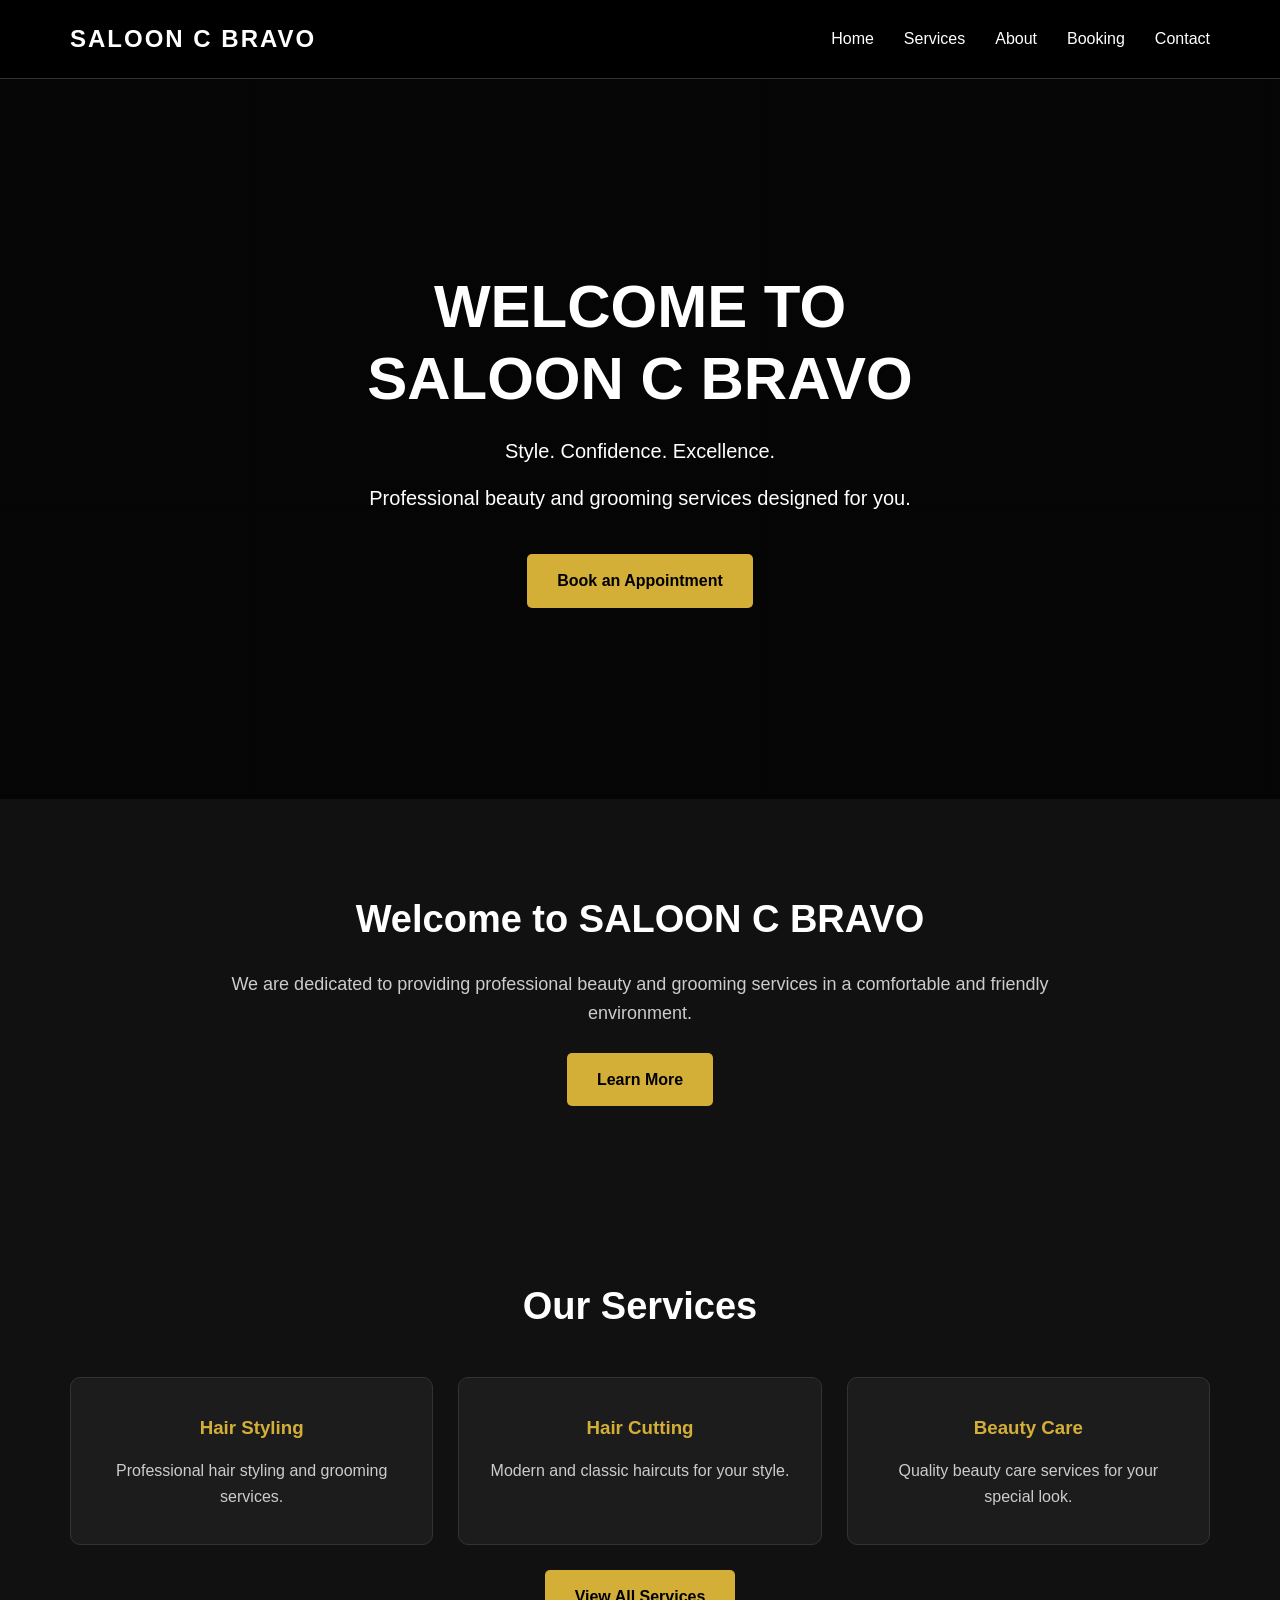
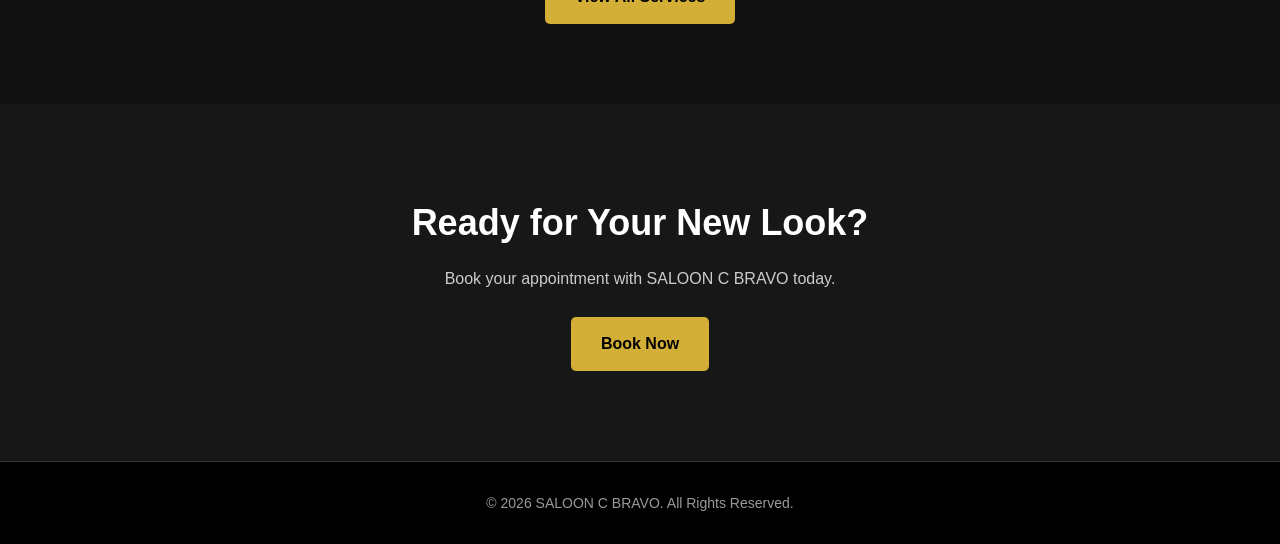
<file: index.html>
<!DOCTYPE html>
<html lang="en">

<head>

    <meta charset="UTF-8">

    <meta
        name="viewport"
        content="width=device-width, initial-scale=1.0"
    >

    <title>SALOON C BRAVO</title>

    <link rel="stylesheet" href="style.css">

</head>


<body>


    <!-- ==============================
         HEADER
    =============================== -->

    <header>

        <nav class="navbar">

            <div class="logo">
                SALOON C BRAVO
            </div>


            <!-- Mobile Menu Button -->

            <button
                class="menu-toggle"
                id="menuToggle"
                type="button"
            >
                ☰
            </button>


            <!-- Navigation -->

            <ul
                class="nav-links"
                id="navLinks"
            >

                <li>
                    <a href="index.html">
                        Home
                    </a>
                </li>

                <li>
                    <a href="services.html">
                        Services
                    </a>
                </li>

                <li>
                    <a href="about.html">
                        About
                    </a>
                </li>

                <li>
                    <a href="booking.html">
                        Booking
                    </a>
                </li>

                <li>
                    <a href="contact.html">
                        Contact
                    </a>
                </li>

            </ul>

        </nav>

    </header>



    <!-- ==============================
         MAIN
    =============================== -->

    <main>


        <!-- HERO -->

        <section class="hero">

            <div class="hero-content">

                <h1>
                    WELCOME TO
                    <br>
                    SALOON C BRAVO
                </h1>


                <p>
                    Style. Confidence. Excellence.
                </p>


                <p>
                    Professional beauty and grooming
                    services designed for you.
                </p>


                <a
                    href="booking.html"
                    class="btn"
                >
                    Book an Appointment
                </a>

            </div>

        </section>



        <!-- INTRO -->

        <section class="intro">

            <h2>
                Welcome to SALOON C BRAVO
            </h2>


            <p>
                We are dedicated to providing
                professional beauty and grooming
                services in a comfortable and
                friendly environment.
            </p>


            <a
                href="about.html"
                class="btn"
            >
                Learn More
            </a>

        </section>



        <!-- SERVICES -->

        <section class="services-preview">

            <h2>
                Our Services
            </h2>


            <div class="service-cards">


                <div class="service-card">

                    <h3>
                        Hair Styling
                    </h3>

                    <p>
                        Professional hair styling
                        and grooming services.
                    </p>

                </div>



                <div class="service-card">

                    <h3>
                        Hair Cutting
                    </h3>

                    <p>
                        Modern and classic haircuts
                        for your style.
                    </p>

                </div>



                <div class="service-card">

                    <h3>
                        Beauty Care
                    </h3>

                    <p>
                        Quality beauty care services
                        for your special look.
                    </p>

                </div>


            </div>


            <a
                href="services.html"
                class="btn"
            >
                View All Services
            </a>

        </section>



        <!-- BOOKING -->

        <section class="booking-preview">

            <h2>
                Ready for Your New Look?
            </h2>


            <p>
                Book your appointment with
                SALOON C BRAVO today.
            </p>


            <a
                href="booking.html"
                class="btn"
            >
                Book Now
            </a>

        </section>


    </main>



    <!-- ==============================
         FOOTER
    =============================== -->

    <footer>

        <p>
            © 2026 SALOON C BRAVO.
            All Rights Reserved.
        </p>

    </footer>



    <script src="script.js"></script>

</body>

</html>
</file>
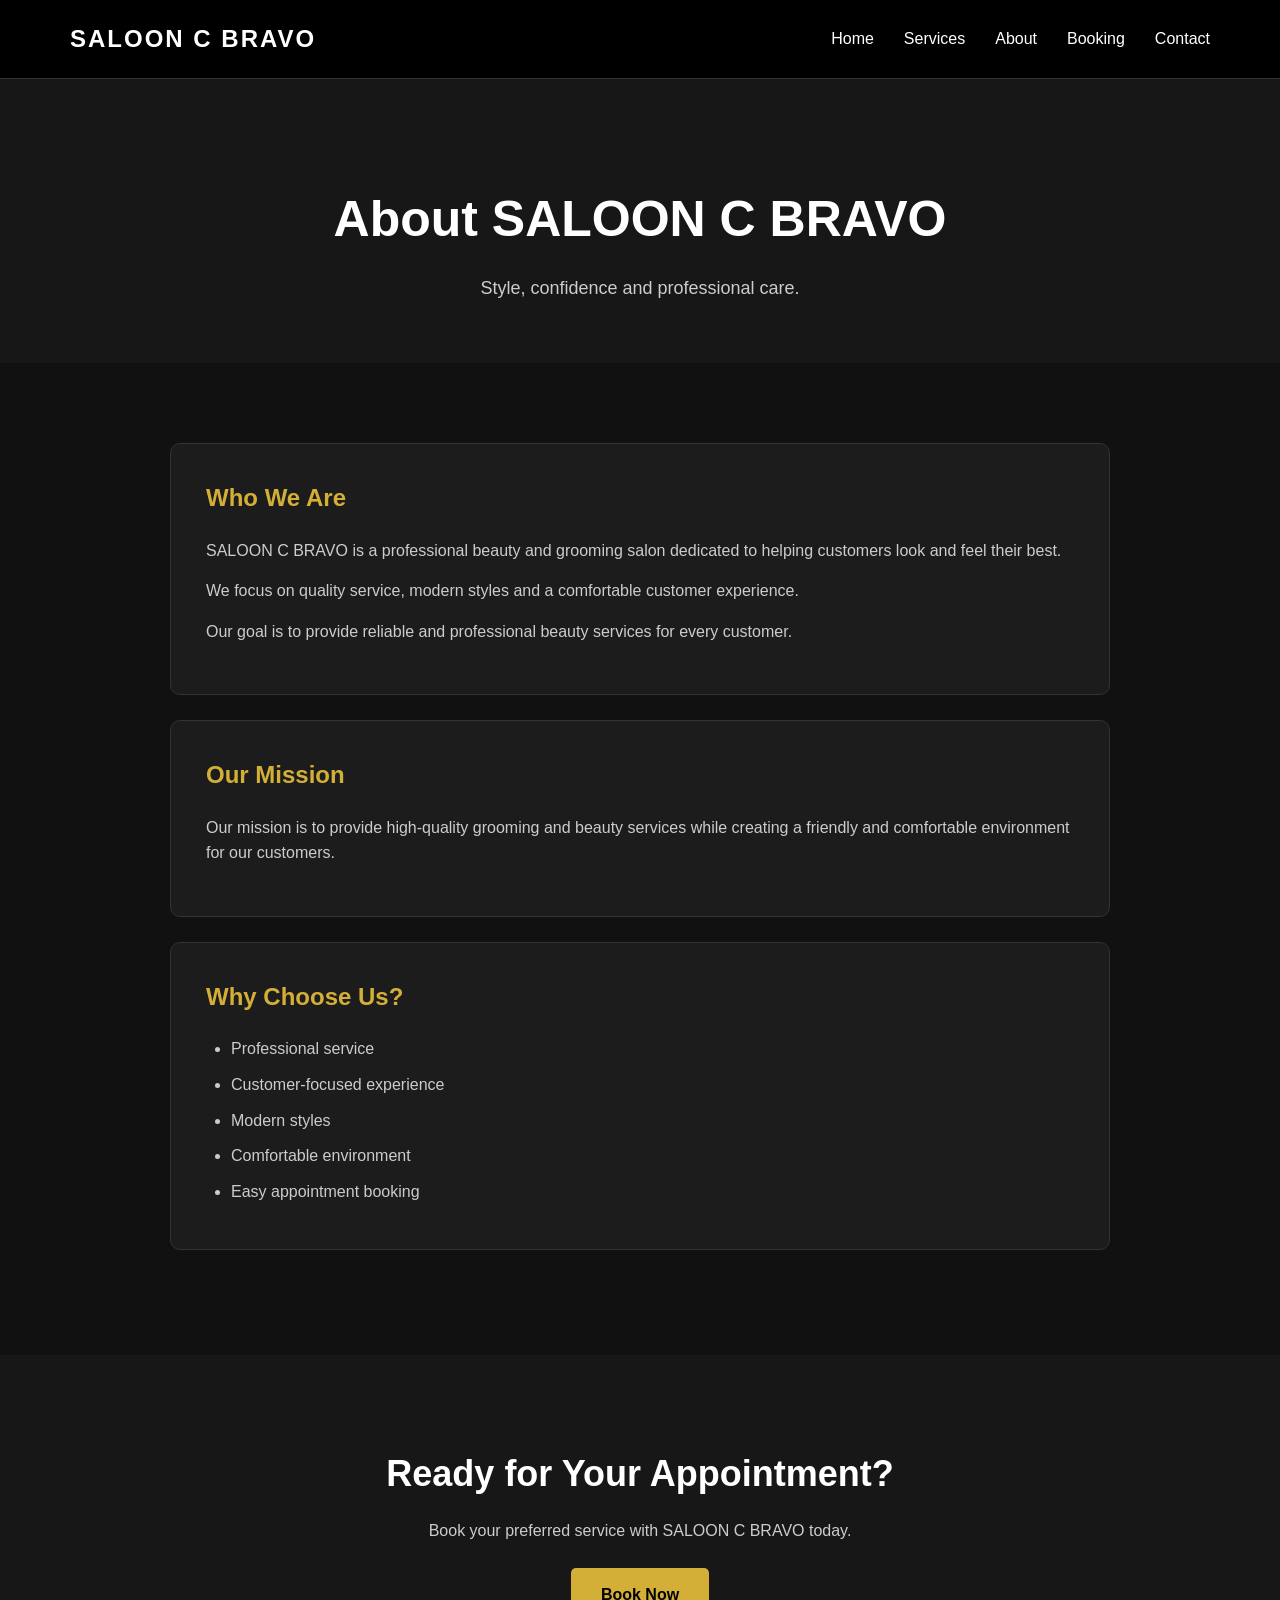
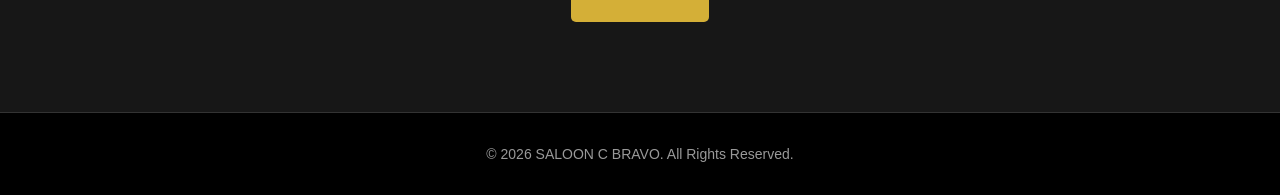
<file: about.html>
<!DOCTYPE html>
<html lang="en">

<head>

    <meta charset="UTF-8">

    <meta
        name="viewport"
        content="width=device-width, initial-scale=1.0"
    >

    <title>About | SALOON C BRAVO</title>

    <link rel="stylesheet" href="style.css">

</head>


<body>


    <!-- HEADER -->

    <header>

        <nav class="navbar">

            <div class="logo">
                SALOON C BRAVO
            </div>


            <button
                class="menu-toggle"
                id="menuToggle"
                type="button"
            >
                ☰
            </button>


            <ul
                class="nav-links"
                id="navLinks"
            >

                <li>
                    <a href="index.html">
                        Home
                    </a>
                </li>

                <li>
                    <a href="services.html">
                        Services
                    </a>
                </li>

                <li>
                    <a href="about.html">
                        About
                    </a>
                </li>

                <li>
                    <a href="booking.html">
                        Booking
                    </a>
                </li>

                <li>
                    <a href="contact.html">
                        Contact
                    </a>
                </li>

            </ul>

        </nav>

    </header>



    <!-- MAIN -->

    <main>


        <section class="page-header">

            <h1>
                About SALOON C BRAVO
            </h1>

            <p>
                Style, confidence and professional care.
            </p>

        </section>



        <section class="about-page">


            <div class="about-content">

                <h2>
                    Who We Are
                </h2>

                <p>
                    SALOON C BRAVO is a professional
                    beauty and grooming salon dedicated
                    to helping customers look and feel
                    their best.
                </p>

                <p>
                    We focus on quality service,
                    modern styles and a comfortable
                    customer experience.
                </p>

                <p>
                    Our goal is to provide reliable
                    and professional beauty services
                    for every customer.
                </p>

            </div>



            <div class="about-content">

                <h2>
                    Our Mission
                </h2>

                <p>
                    Our mission is to provide
                    high-quality grooming and beauty
                    services while creating a friendly
                    and comfortable environment for
                    our customers.
                </p>

            </div>



            <div class="about-content">

                <h2>
                    Why Choose Us?
                </h2>

                <ul class="about-list">

                    <li>
                        Professional service
                    </li>

                    <li>
                        Customer-focused experience
                    </li>

                    <li>
                        Modern styles
                    </li>

                    <li>
                        Comfortable environment
                    </li>

                    <li>
                        Easy appointment booking
                    </li>

                </ul>

            </div>


        </section>



        <section class="booking-preview">

            <h2>
                Ready for Your Appointment?
            </h2>

            <p>
                Book your preferred service with
                SALOON C BRAVO today.
            </p>

            <a
                href="booking.html"
                class="btn"
            >
                Book Now
            </a>

        </section>


    </main>



    <!-- FOOTER -->

    <footer>

        <p>
            © 2026 SALOON C BRAVO.
            All Rights Reserved.
        </p>

    </footer>



    <script src="script.js"></script>

</body>

</html>
</file>
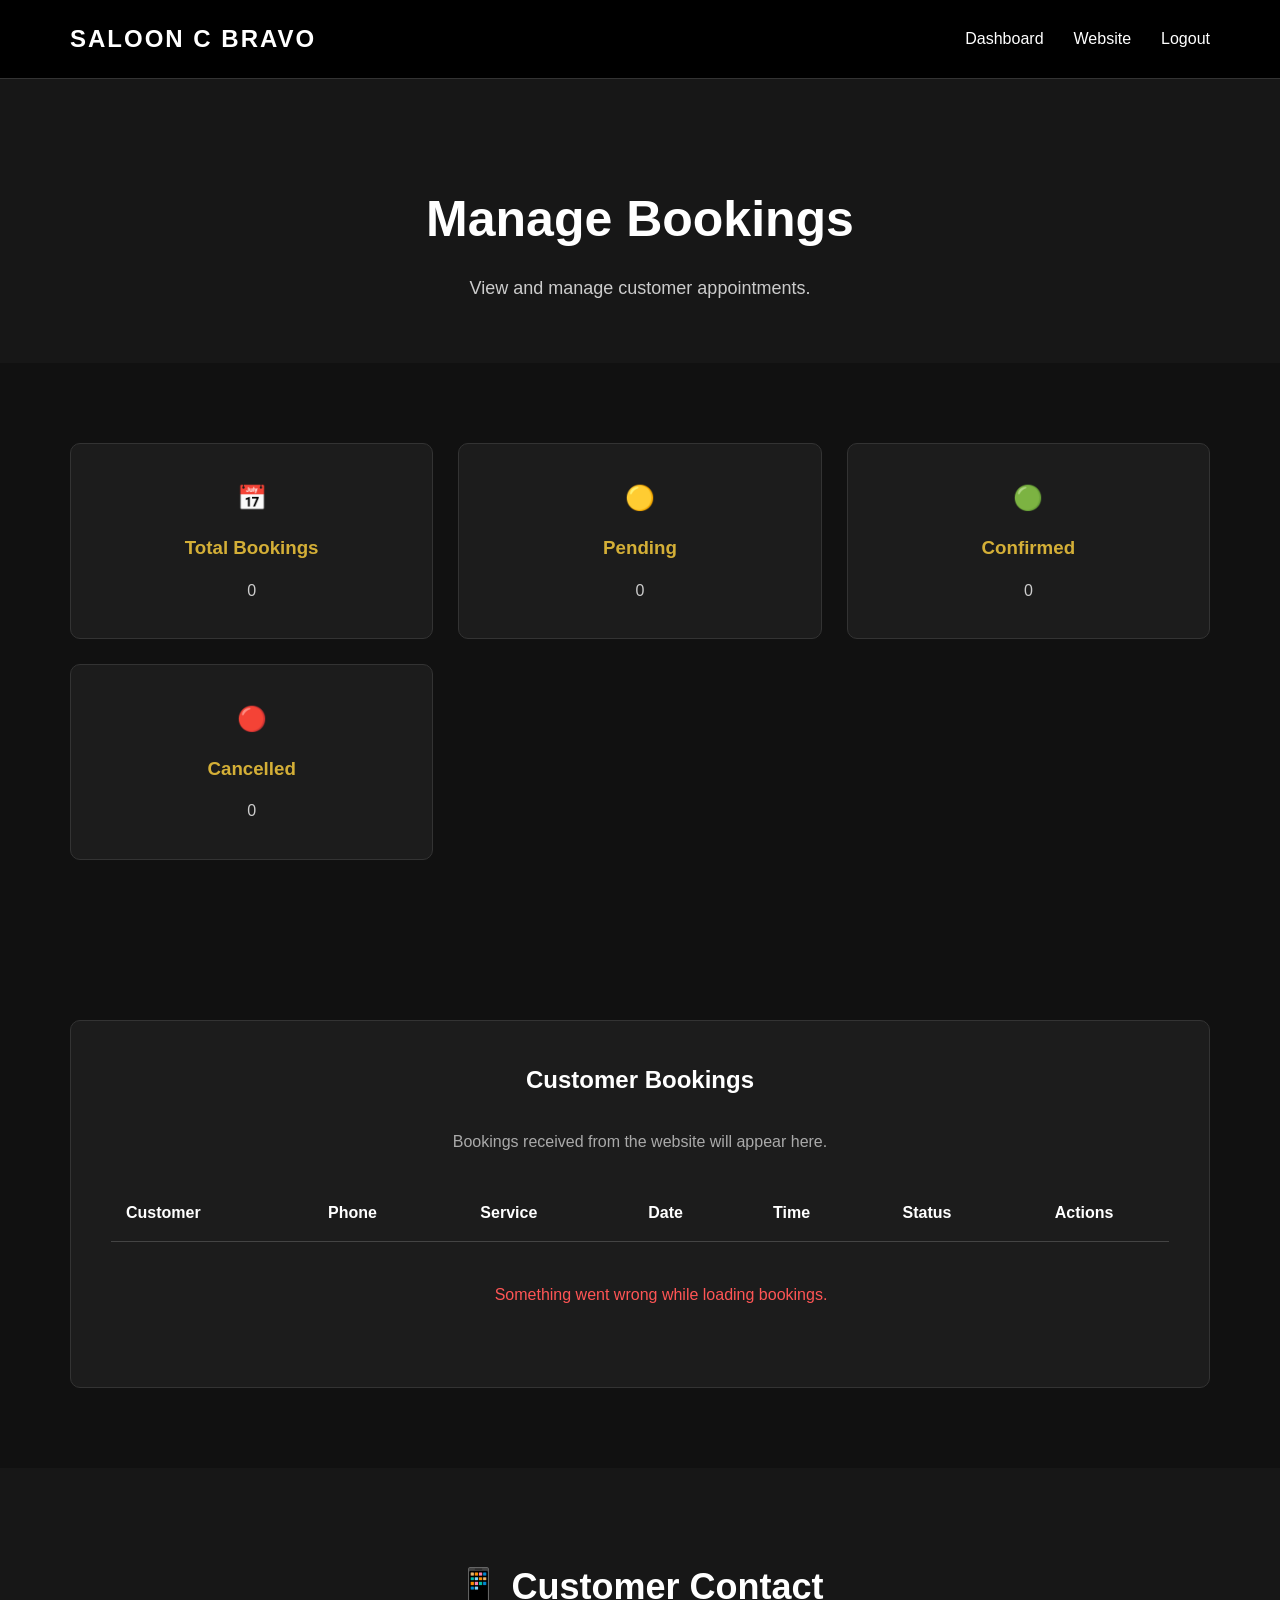
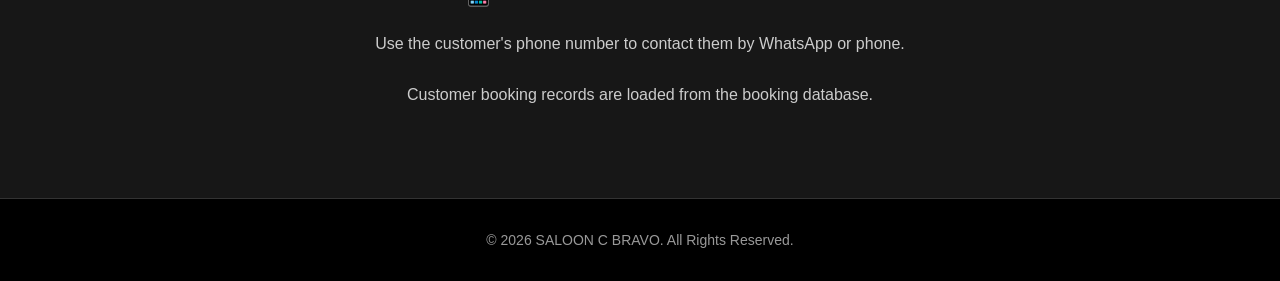
<file: admin-bookings.html>
<!DOCTYPE html>
<html lang="en">

<head>

    <meta charset="UTF-8">

    <meta
        name="viewport"
        content="width=device-width, initial-scale=1.0"
    >

    <title>
        Manage Bookings | SALOON C BRAVO
    </title>

    <link
        rel="stylesheet"
        href="style.css"
    >

</head>


<body>


    <!-- ========================================
         HEADER
    ========================================= -->

    <header>

        <nav class="navbar">

            <div class="logo">
                SALOON C BRAVO
            </div>


            <button
                class="menu-toggle"
                id="menuToggle"
                type="button"
            >
                ☰
            </button>


            <ul
                class="nav-links"
                id="navLinks"
            >

                <li>
                    <a href="admin-dashboard.html">
                        Dashboard
                    </a>
                </li>


                <li>
                    <a href="index.html">
                        Website
                    </a>
                </li>


                <li>
                    <a
                        href="#"
                        id="logoutButton"
                    >
                        Logout
                    </a>
                </li>

            </ul>

        </nav>

    </header>



    <!-- ========================================
         MAIN
    ========================================= -->

    <main>


        <!-- PAGE HEADER -->

        <section class="page-header">

            <h1>
                Manage Bookings
            </h1>

            <p>
                View and manage customer
                appointments.
            </p>

        </section>



        <!-- ========================================
             BOOKING SUMMARY
        ========================================= -->

        <section class="services-page">

            <div class="service-cards">


                <!-- TOTAL -->

                <div class="service-card">

                    <h2>
                        📅
                    </h2>

                    <h3>
                        Total Bookings
                    </h3>

                    <p id="totalBookings">
                        0
                    </p>

                </div>



                <!-- PENDING -->

                <div class="service-card">

                    <h2>
                        🟡
                    </h2>

                    <h3>
                        Pending
                    </h3>

                    <p id="pendingBookings">
                        0
                    </p>

                </div>



                <!-- CONFIRMED -->

                <div class="service-card">

                    <h2>
                        🟢
                    </h2>

                    <h3>
                        Confirmed
                    </h3>

                    <p id="confirmedBookings">
                        0
                    </p>

                </div>



                <!-- CANCELLED -->

                <div class="service-card">

                    <h2>
                        🔴
                    </h2>

                    <h3>
                        Cancelled
                    </h3>

                    <p id="cancelledBookings">
                        0
                    </p>

                </div>


            </div>

        </section>



        <!-- ========================================
             BOOKINGS
        ========================================= -->

        <section class="services-page">

            <div class="booking-container">

                <h2>
                    Customer Bookings
                </h2>


                <p
                    style="
                        margin-top:10px;
                        color:#aaa;
                    "
                >
                    Bookings received from the
                    website will appear here.
                </p>



                <!-- BOOKING TABLE -->

                <div
                    style="
                        overflow-x:auto;
                        margin-top:30px;
                    "
                >

                    <table
                        style="
                            width:100%;
                            border-collapse:collapse;
                            min-width:1100px;
                        "
                    >

                        <thead>

                            <tr>

                                <th
                                    style="
                                        padding:15px;
                                        border-bottom:1px solid #444;
                                        text-align:left;
                                    "
                                >
                                    Customer
                                </th>


                                <th
                                    style="
                                        padding:15px;
                                        border-bottom:1px solid #444;
                                        text-align:left;
                                    "
                                >
                                    Phone
                                </th>


                                <th
                                    style="
                                        padding:15px;
                                        border-bottom:1px solid #444;
                                        text-align:left;
                                    "
                                >
                                    Service
                                </th>


                                <th
                                    style="
                                        padding:15px;
                                        border-bottom:1px solid #444;
                                        text-align:left;
                                    "
                                >
                                    Date
                                </th>


                                <th
                                    style="
                                        padding:15px;
                                        border-bottom:1px solid #444;
                                        text-align:left;
                                    "
                                >
                                    Time
                                </th>


                                <th
                                    style="
                                        padding:15px;
                                        border-bottom:1px solid #444;
                                        text-align:left;
                                    "
                                >
                                    Status
                                </th>


                                <th
                                    style="
                                        padding:15px;
                                        border-bottom:1px solid #444;
                                        text-align:left;
                                    "
                                >
                                    Actions
                                </th>

                            </tr>

                        </thead>


                        <tbody id="bookingTableBody">

                            <tr>

                                <td
                                    colspan="7"
                                    style="
                                        padding:40px 15px;
                                        text-align:center;
                                        color:#999;
                                    "
                                >

                                    Loading bookings...

                                </td>

                            </tr>

                        </tbody>

                    </table>

                </div>


            </div>

        </section>



        <!-- ========================================
             CUSTOMER CONTACT
        ========================================= -->

        <section class="booking-preview">

            <h2>
                📱 Customer Contact
            </h2>


            <p>
                Use the customer's phone number
                to contact them by WhatsApp or phone.
            </p>


            <br>


            <p>
                Customer booking records are loaded
                from the booking database.
            </p>

        </section>


    </main>



    <!-- ========================================
         FOOTER
    ========================================= -->

    <footer>

        <p>
            © 2026 SALOON C BRAVO.
            All Rights Reserved.
        </p>

    </footer>



    <!-- ========================================
         SUPABASE BOOKING LOADER
    ========================================= -->

    <script>

        const SUPABASE_URL =
            "https://jlezckirqlhwcaehrvfo.supabase.co";


        const SUPABASE_PUBLISHABLE_KEY =
            "sb_publishable_Xrcm01E7j7oujgayh4b72A_w2b48uPn";



        async function loadBookings() {

            const tableBody =
                document.getElementById(
                    "bookingTableBody"
                );


            try {

                const response =
                    await fetch(
                        SUPABASE_URL +
                        "/rest/v1/bookings?select=*&order=created_at.desc",
                        {

                            method: "GET",

                            headers: {

                                "apikey":
                                    SUPABASE_PUBLISHABLE_KEY,

                                "Authorization":
                                    "Bearer " +
                                    SUPABASE_PUBLISHABLE_KEY

                            }

                        }
                    );



                if (!response.ok) {

                    const errorText =
                        await response.text();

                    console.error(
                        "Supabase Error:",
                        errorText
                    );

                    tableBody.innerHTML = `

                        <tr>

                            <td
                                colspan="7"
                                style="
                                    padding:40px 15px;
                                    text-align:center;
                                    color:#ff5555;
                                "
                            >

                                Unable to load bookings.

                            </td>

                        </tr>

                    `;

                    return;

                }



                const bookings =
                    await response.json();



                // ========================================
                // SUMMARY COUNTS
                // ========================================

                const total =
                    bookings.length;


                const pending =
                    bookings.filter(
                        booking =>
                            booking.status === "Pending"
                    ).length;


                const confirmed =
                    bookings.filter(
                        booking =>
                            booking.status === "Confirmed"
                    ).length;


                const cancelled =
                    bookings.filter(
                        booking =>
                            booking.status === "Cancelled"
                    ).length;



                document.getElementById(
                    "totalBookings"
                ).textContent = total;


                document.getElementById(
                    "pendingBookings"
                ).textContent = pending;


                document.getElementById(
                    "confirmedBookings"
                ).textContent = confirmed;


                document.getElementById(
                    "cancelledBookings"
                ).textContent = cancelled;



                // ========================================
                // NO BOOKINGS
                // ========================================

                if (bookings.length === 0) {

                    tableBody.innerHTML = `

                        <tr>

                            <td
                                colspan="7"
                                style="
                                    padding:40px 15px;
                                    text-align:center;
                                    color:#999;
                                "
                            >

                                No bookings available yet.

                            </td>

                        </tr>

                    `;

                    return;

                }



                // ========================================
                // DISPLAY BOOKINGS
                // ========================================

                tableBody.innerHTML = "";



                bookings.forEach(
                    function (booking) {

                        const row =
                            document.createElement(
                                "tr"
                            );



                        row.innerHTML = `

                            <td
                                style="
                                    padding:15px;
                                    border-bottom:1px solid #333;
                                "
                            >
                                ${escapeHTML(
                                    booking.customer_name
                                )}
                            </td>


                            <td
                                style="
                                    padding:15px;
                                    border-bottom:1px solid #333;
                                "
                            >
                                ${escapeHTML(
                                    booking.customer_phone
                                )}
                            </td>


                            <td
                                style="
                                    padding:15px;
                                    border-bottom:1px solid #333;
                                "
                            >
                                ${escapeHTML(
                                    booking.service
                                )}
                            </td>


                            <td
                                style="
                                    padding:15px;
                                    border-bottom:1px solid #333;
                                "
                            >
                                ${escapeHTML(
                                    booking.appointment_date
                                )}
                            </td>


                            <td
                                style="
                                    padding:15px;
                                    border-bottom:1px solid #333;
                                "
                            >
                                ${escapeHTML(
                                    booking.appointment_time
                                )}
                            </td>


                            <td
                                style="
                                    padding:15px;
                                    border-bottom:1px solid #333;
                                "
                            >
                                ${escapeHTML(
                                    booking.status ||
                                    "Pending"
                                )}
                            </td>


                            <td
                                style="
                                    padding:15px;
                                    border-bottom:1px solid #333;
                                "
                            >

                                <a
                                    href="https://wa.me/${cleanPhone(
                                        booking.customer_phone
                                    )}"
                                    target="_blank"
                                    style="
                                        text-decoration:none;
                                    "
                                >
                                    📱 WhatsApp
                                </a>

                            </td>

                        `;


                        tableBody.appendChild(row);

                    }
                );

            }


            catch (error) {

                console.error(
                    "Booking Load Error:",
                    error
                );


                tableBody.innerHTML = `

                    <tr>

                        <td
                            colspan="7"
                            style="
                                padding:40px 15px;
                                text-align:center;
                                color:#ff5555;
                            "
                        >

                            Something went wrong
                            while loading bookings.

                        </td>

                    </tr>

                `;

            }

        }



        // ========================================
        // SECURITY HELPER
        // ========================================

        function escapeHTML(value) {

            if (value === null ||
                value === undefined) {

                return "";

            }


            return String(value)
                .replace(/&/g, "&amp;")
                .replace(/</g, "&lt;")
                .replace(/>/g, "&gt;")
                .replace(/"/g, "&quot;")
                .replace(/'/g, "&#039;");

        }



        // ========================================
        // PHONE HELPER
        // ========================================

        function cleanPhone(phone) {

            if (!phone) {

                return "";

            }


            return String(phone)
                .replace(/\D/g, "");

        }



        // ========================================
        // LOAD BOOKINGS
        // ========================================

        loadBookings();

    </script>



    <!-- ========================================
         MAIN WEBSITE JAVASCRIPT
    ========================================= -->

    <script
        src="script.js"
    ></script>


</body>

</html>
</file>
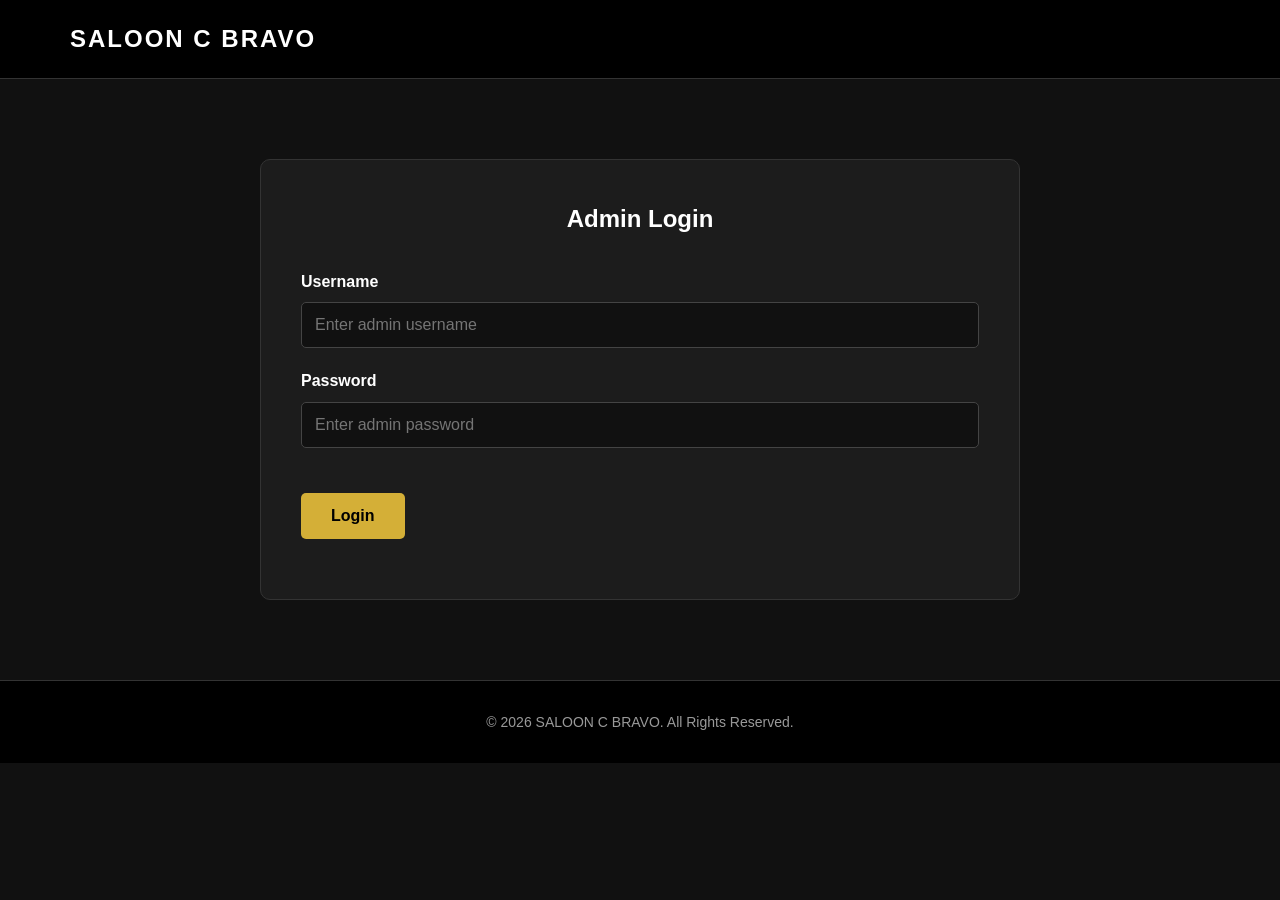
<file: admin-dashboard.html>
<!DOCTYPE html>
<html lang="en">

<head>

    <meta charset="UTF-8">

    <meta
        name="viewport"
        content="width=device-width, initial-scale=1.0"
    >

    <title>
        Main Admin Dashboard | SALOON C BRAVO
    </title>

    <link
        rel="stylesheet"
        href="style.css"
    >

</head>


<body>


    <!-- ========================================
         ADMIN HEADER
    ========================================= -->

    <header>

        <nav class="navbar">

            <div class="logo">
                SALOON C BRAVO
            </div>


            <button
                class="menu-toggle"
                id="menuToggle"
                type="button"
            >
                ☰
            </button>


            <ul
                class="nav-links"
                id="navLinks"
            >

                <li>
                    <a href="index.html">
                        Website
                    </a>
                </li>


                <li>
                    <a href="admin-dashboard.html">
                        Dashboard
                    </a>
                </li>


                <li>
                    <a
                        href="#"
                        id="logoutButton"
                    >
                        Logout
                    </a>
                </li>

            </ul>

        </nav>

    </header>



    <!-- ========================================
         MAIN DASHBOARD
    ========================================= -->

    <main>


        <!-- PAGE HEADER -->

        <section class="page-header">

            <h1>
                Main Admin Dashboard
            </h1>

            <p>
                SALOON C BRAVO Management System
            </p>

        </section>



        <!-- WELCOME -->

        <section class="booking-preview">

            <h2>
                Welcome, Main Admin 👋
            </h2>

            <p>
                Manage your salon website,
                bookings, customers and services
                from one place.
            </p>

        </section>



        <!-- ADMIN MANAGEMENT -->

        <section class="services-page">

            <div class="service-cards">


                <!-- BOOKINGS -->

                <div class="service-card">

                    <h2>
                        📅
                    </h2>

                    <h3>
                        Bookings
                    </h3>

                    <p>
                        View, confirm, cancel and
                        manage customer appointments.
                    </p>

                    <a
                        href="admin-bookings.html"
                        class="btn"
                    >
                        Manage Bookings
                    </a>

                </div>



                <!-- SERVICES -->

                <div class="service-card">

                    <h2>
                        💇
                    </h2>

                    <h3>
                        Services & Prices
                    </h3>

                    <p>
                        Add, edit or remove salon
                        services and prices.
                    </p>

                    <a
                        href="#"
                        class="btn"
                    >
                        Manage Services
                    </a>

                </div>



                <!-- PHOTOS -->

                <div class="service-card">

                    <h2>
                        🖼️
                    </h2>

                    <h3>
                        Website Photos
                    </h3>

                    <p>
                        Change and manage photos
                        displayed on the website.
                    </p>

                    <a
                        href="#"
                        class="btn"
                    >
                        Manage Photos
                    </a>

                </div>



                <!-- CONTENT -->

                <div class="service-card">

                    <h2>
                        📝
                    </h2>

                    <h3>
                        Website Content
                    </h3>

                    <p>
                        Edit website text, offers,
                        information and notices.
                    </p>

                    <a
                        href="#"
                        class="btn"
                    >
                        Edit Content
                    </a>

                </div>



                <!-- CUSTOMERS -->

                <div class="service-card">

                    <h2>
                        👥
                    </h2>

                    <h3>
                        Customers
                    </h3>

                    <p>
                        View customer information
                        and booking history.
                    </p>

                    <a
                        href="#"
                        class="btn"
                    >
                        View Customers
                    </a>

                </div>



                <!-- WHATSAPP -->

                <div class="service-card">

                    <h2>
                        📱
                    </h2>

                    <h3>
                        WhatsApp / Contact
                    </h3>

                    <p>
                        Contact customers through
                        WhatsApp or phone.
                    </p>

                    <a
                        href="#"
                        class="btn"
                    >
                        Contact Customers
                    </a>

                </div>



                <!-- SETTINGS -->

                <div class="service-card">

                    <h2>
                        ⚙️
                    </h2>

                    <h3>
                        Website Settings
                    </h3>

                    <p>
                        Manage important website
                        settings.
                    </p>

                    <a
                        href="#"
                        class="btn"
                    >
                        Settings
                    </a>

                </div>



                <!-- PUBLIC WEBSITE -->

                <div class="service-card">

                    <h2>
                        🌐
                    </h2>

                    <h3>
                        Public Website
                    </h3>

                    <p>
                        Open and check the
                        customer-facing website.
                    </p>

                    <a
                        href="index.html"
                        class="btn"
                    >
                        Open Website
                    </a>

                </div>


            </div>

        </section>



        <!-- ADMIN NOTICE -->

        <section class="booking-preview">

            <h2>
                🔐 Main Admin Access
            </h2>

            <p>
                Only the Main Admin should be able
                to manage website content,
                photos, services, bookings and
                customer communication.
            </p>

        </section>


    </main>



    <!-- FOOTER -->

    <footer>

        <p>
            © 2026 SALOON C BRAVO.
            All Rights Reserved.
        </p>

    </footer>



    <script
        src="script.js"
    ></script>


</body>

</html>
</file>
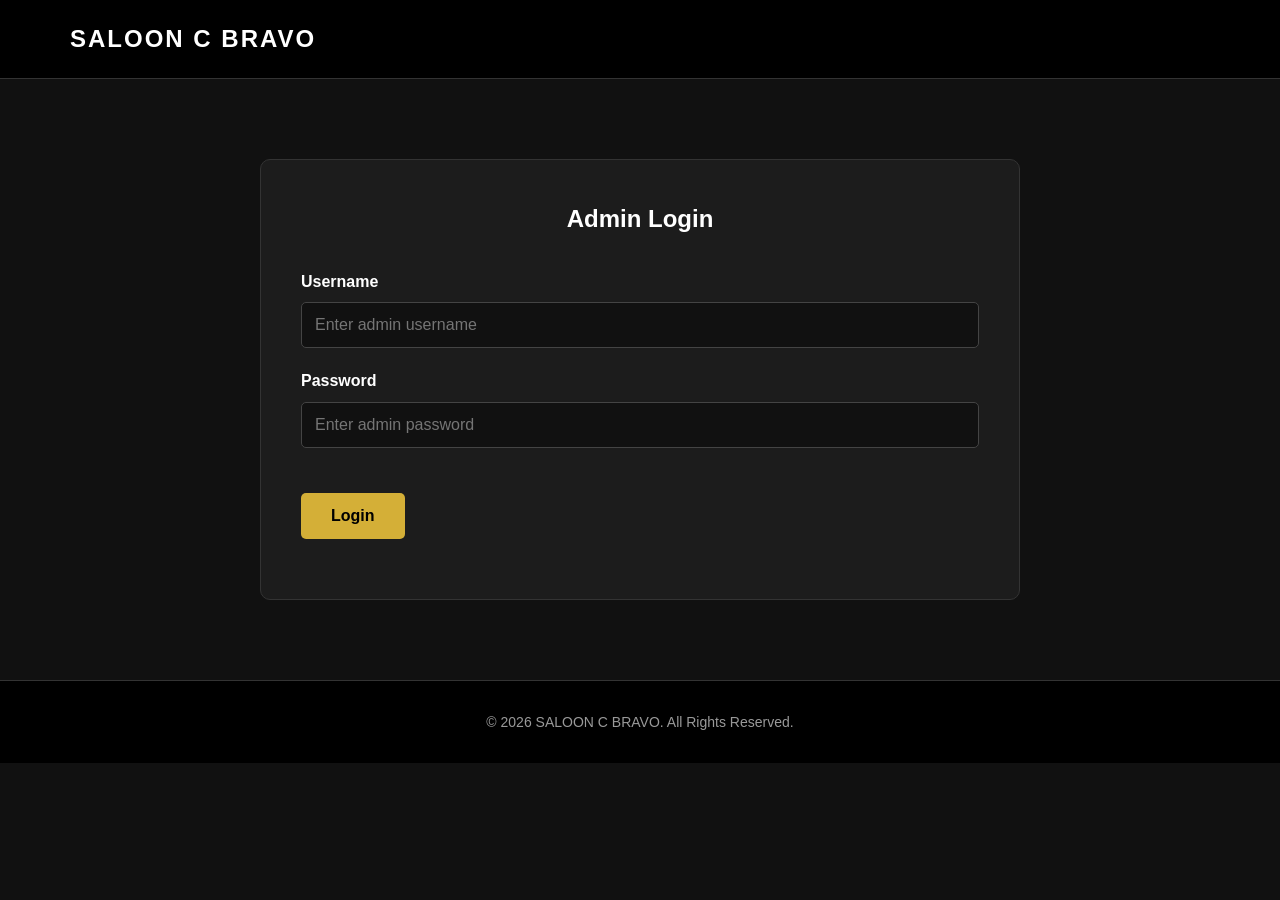
<file: admin-login.html>
<!DOCTYPE html>
<html lang="en">

<head>

    <meta charset="UTF-8">

    <meta
        name="viewport"
        content="width=device-width, initial-scale=1.0"
    >

    <title>Admin Login | SALOON C BRAVO</title>

    <link rel="stylesheet" href="style.css">

</head>


<body>


    <!-- HEADER -->

    <header>

        <nav class="navbar">

            <div class="logo">
                SALOON C BRAVO
            </div>

        </nav>

    </header>



    <!-- ADMIN LOGIN -->

    <main>

        <section class="booking-page">

            <div class="booking-container">

                <h2>
                    Admin Login
                </h2>


                <form id="adminLoginForm">


                    <div class="form-group">

                        <label for="adminUsername">
                            Username
                        </label>

                        <input
                            type="text"
                            id="adminUsername"
                            placeholder="Enter admin username"
                            required
                        >

                    </div>



                    <div class="form-group">

                        <label for="adminPassword">
                            Password
                        </label>

                        <input
                            type="password"
                            id="adminPassword"
                            placeholder="Enter admin password"
                            required
                        >

                    </div>



                    <button
                        type="submit"
                        class="btn"
                    >
                        Login
                    </button>


                </form>


                <p
                    id="loginMessage"
                    style="margin-top: 20px; text-align: center;"
                ></p>


            </div>

        </section>

    </main>



    <!-- FOOTER -->

    <footer>

        <p>
            © 2026 SALOON C BRAVO.
            All Rights Reserved.
        </p>

    </footer>


    <script src="script.js"></script>

</body>

</html>
</file>
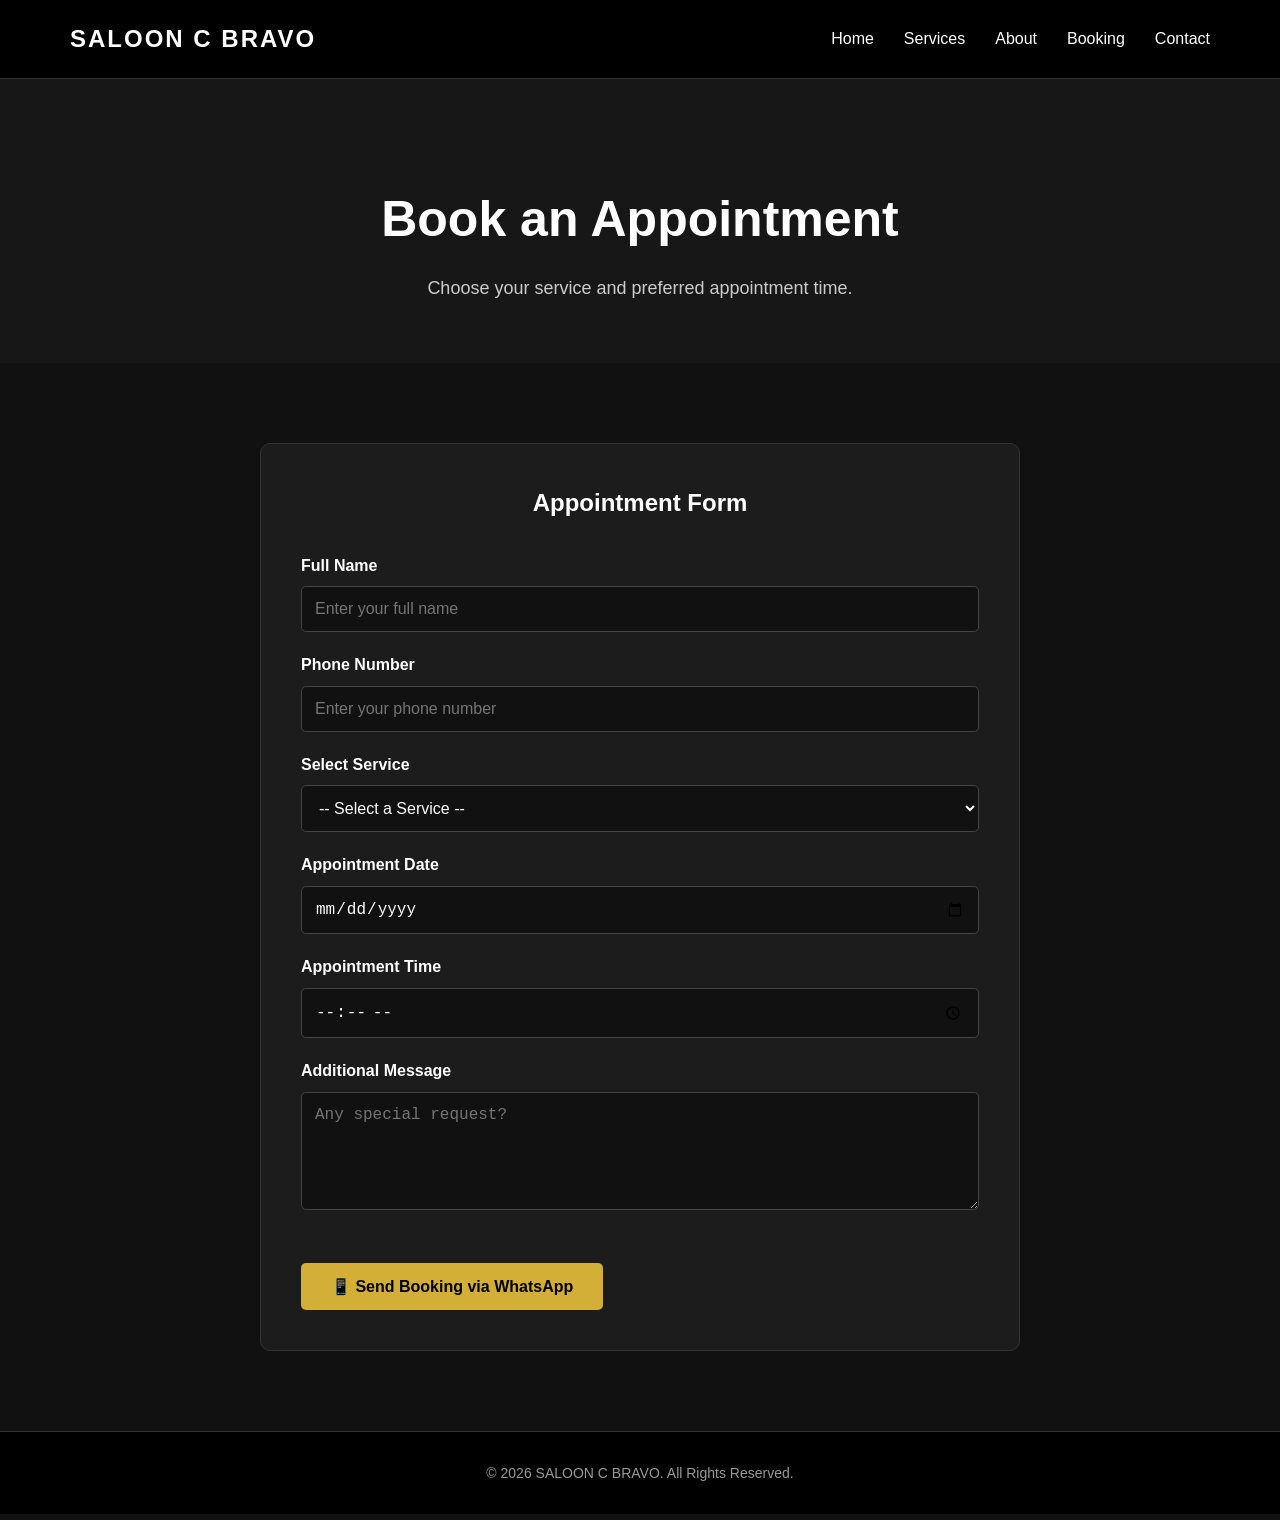
<file: booking.html>
<!DOCTYPE html>
<html lang="en">

<head>

    <meta charset="UTF-8">

    <meta
        name="viewport"
        content="width=device-width, initial-scale=1.0"
    >

    <title>
        Booking | SALOON C BRAVO
    </title>

    <link
        rel="stylesheet"
        href="style.css"
    >

</head>


<body>


    <!-- ========================================
         HEADER
    ========================================= -->

    <header>

        <nav class="navbar">

            <div class="logo">
                SALOON C BRAVO
            </div>


            <button
                class="menu-toggle"
                id="menuToggle"
                type="button"
            >
                ☰
            </button>


            <ul
                class="nav-links"
                id="navLinks"
            >

                <li>
                    <a href="index.html">
                        Home
                    </a>
                </li>


                <li>
                    <a href="services.html">
                        Services
                    </a>
                </li>


                <li>
                    <a href="about.html">
                        About
                    </a>
                </li>


                <li>
                    <a href="booking.html">
                        Booking
                    </a>
                </li>


                <li>
                    <a href="contact.html">
                        Contact
                    </a>
                </li>

            </ul>

        </nav>

    </header>



    <!-- ========================================
         MAIN
    ========================================= -->

    <main>


        <!-- PAGE HEADER -->

        <section class="page-header">

            <h1>
                Book an Appointment
            </h1>

            <p>
                Choose your service and preferred
                appointment time.
            </p>

        </section>



        <!-- BOOKING FORM -->

        <section class="booking-page">

            <div class="booking-container">

                <h2>
                    Appointment Form
                </h2>


                <form id="bookingForm">


                    <!-- NAME -->

                    <div class="form-group">

                        <label for="name">
                            Full Name
                        </label>

                        <input
                            type="text"
                            id="name"
                            name="name"
                            placeholder="Enter your full name"
                            required
                        >

                    </div>



                    <!-- PHONE -->

                    <div class="form-group">

                        <label for="phone">
                            Phone Number
                        </label>

                        <input
                            type="tel"
                            id="phone"
                            name="phone"
                            placeholder="Enter your phone number"
                            required
                        >

                    </div>



                    <!-- SERVICE -->

                    <div class="form-group">

                        <label for="service">
                            Select Service
                        </label>

                        <select
                            id="service"
                            name="service"
                            required
                        >

                            <option value="">
                                -- Select a Service --
                            </option>

                            <option value="Hair Cutting">
                                Hair Cutting
                            </option>

                            <option value="Hair Styling">
                                Hair Styling
                            </option>

                            <option value="Hair Coloring">
                                Hair Coloring
                            </option>

                            <option value="Facial">
                                Facial
                            </option>

                            <option value="Beard Grooming">
                                Beard Grooming
                            </option>

                            <option value="Special Package">
                                Special Package
                            </option>

                        </select>

                    </div>



                    <!-- DATE -->

                    <div class="form-group">

                        <label for="date">
                            Appointment Date
                        </label>

                        <input
                            type="date"
                            id="date"
                            name="date"
                            required
                        >

                    </div>



                    <!-- TIME -->

                    <div class="form-group">

                        <label for="time">
                            Appointment Time
                        </label>

                        <input
                            type="time"
                            id="time"
                            name="time"
                            required
                        >

                    </div>



                    <!-- MESSAGE -->

                    <div class="form-group">

                        <label for="message">
                            Additional Message
                        </label>

                        <textarea
                            id="message"
                            name="message"
                            rows="5"
                            placeholder="Any special request?"
                        ></textarea>

                    </div>



                    <!-- WHATSAPP BUTTON -->

                    <button
                        type="submit"
                        class="btn"
                    >
                        📱 Send Booking via WhatsApp
                    </button>


                </form>

            </div>

        </section>

    </main>



    <!-- ========================================
         FOOTER
    ========================================= -->

    <footer>

        <p>
            © 2026 SALOON C BRAVO.
            All Rights Reserved.
        </p>

    </footer>



    <script
        src="script.js"
    ></script>


</body>

</html>
</file>
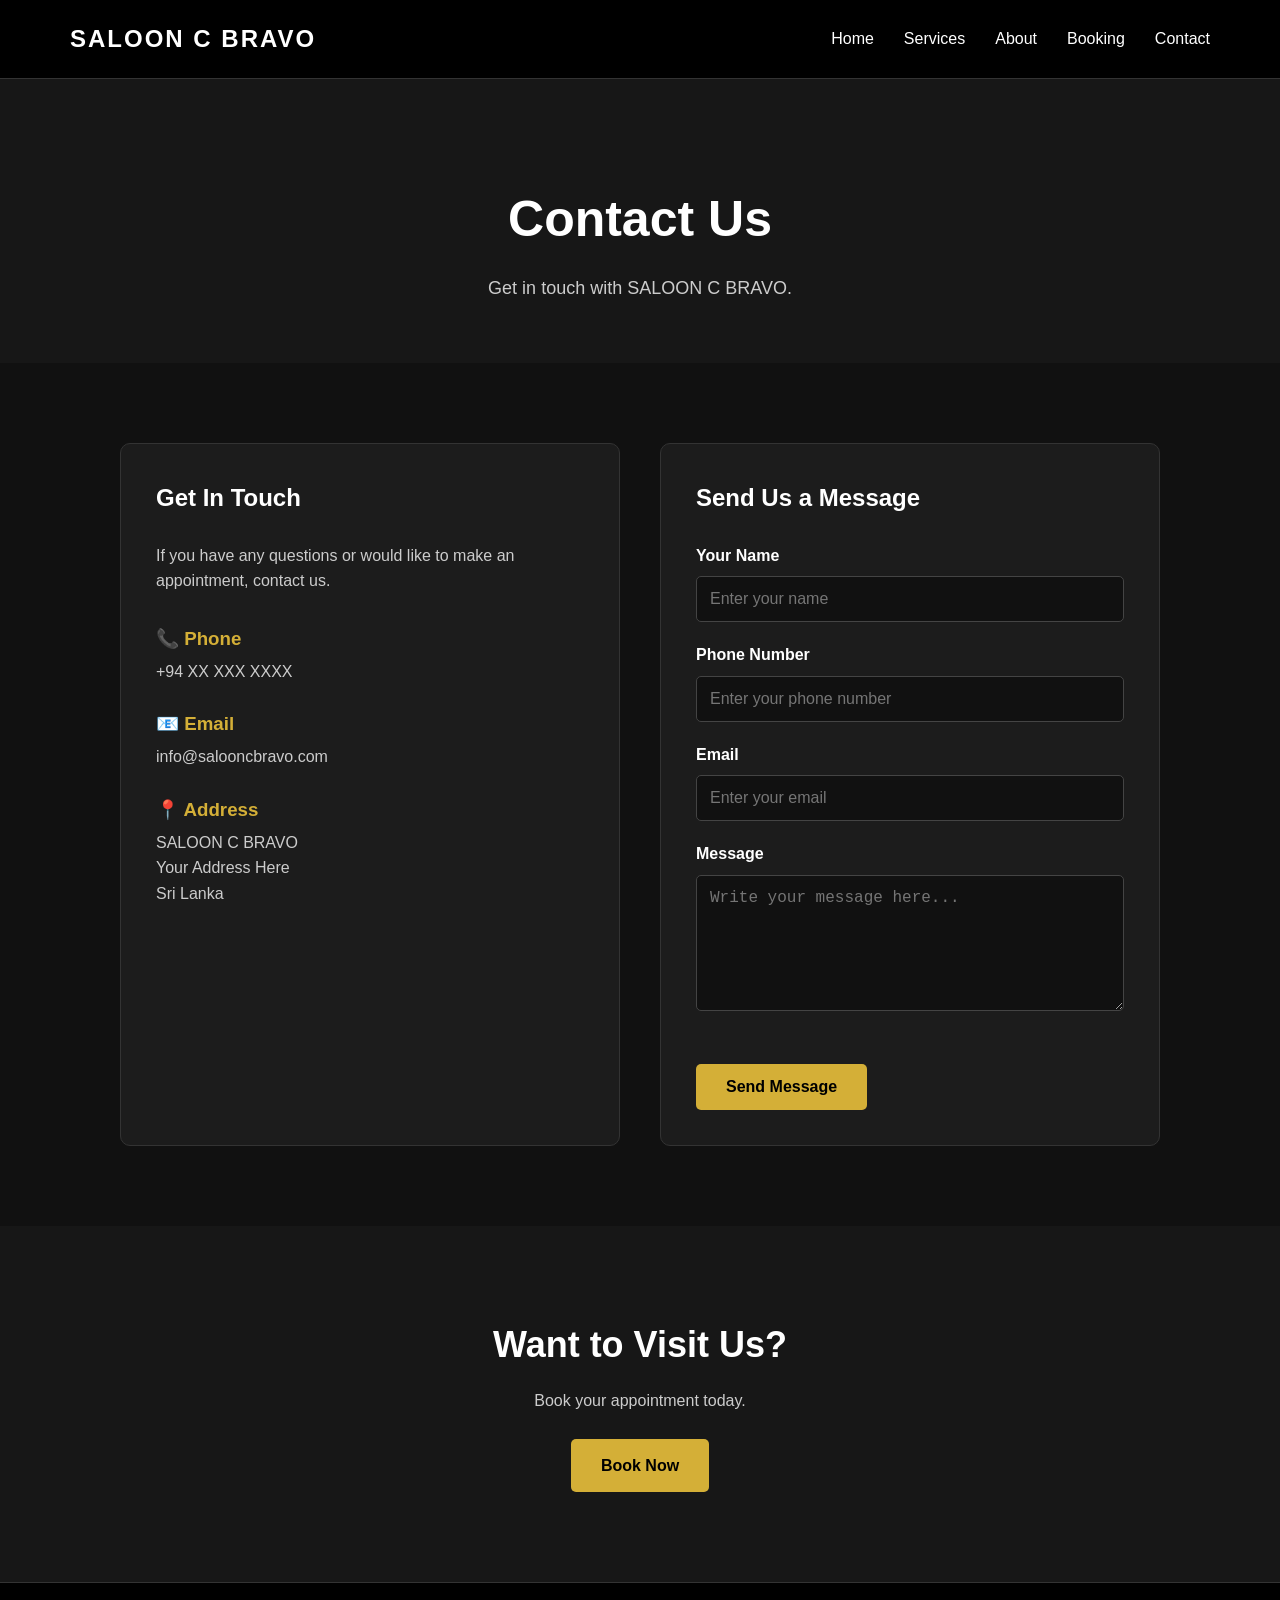
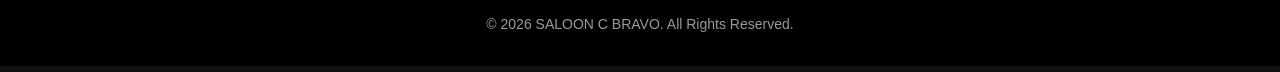
<file: contact.html>
<!DOCTYPE html>
<html lang="en">

<head>

    <meta charset="UTF-8">

    <meta
        name="viewport"
        content="width=device-width, initial-scale=1.0"
    >

    <title>Contact | SALOON C BRAVO</title>

    <link rel="stylesheet" href="style.css">

</head>


<body>


    <!-- HEADER -->

    <header>

        <nav class="navbar">

            <div class="logo">
                SALOON C BRAVO
            </div>


            <button
                class="menu-toggle"
                id="menuToggle"
                type="button"
            >
                ☰
            </button>


            <ul
                class="nav-links"
                id="navLinks"
            >

                <li>
                    <a href="index.html">
                        Home
                    </a>
                </li>

                <li>
                    <a href="services.html">
                        Services
                    </a>
                </li>

                <li>
                    <a href="about.html">
                        About
                    </a>
                </li>

                <li>
                    <a href="booking.html">
                        Booking
                    </a>
                </li>

                <li>
                    <a href="contact.html">
                        Contact
                    </a>
                </li>

            </ul>

        </nav>

    </header>



    <!-- MAIN -->

    <main>


        <section class="page-header">

            <h1>
                Contact Us
            </h1>

            <p>
                Get in touch with SALOON C BRAVO.
            </p>

        </section>



        <section class="contact-page">


            <!-- CONTACT INFORMATION -->

            <div class="contact-info">

                <h2>
                    Get In Touch
                </h2>

                <p>
                    If you have any questions or
                    would like to make an appointment,
                    contact us.
                </p>



                <div class="contact-item">

                    <h3>
                        📞 Phone
                    </h3>

                    <p>
                        +94 XX XXX XXXX
                    </p>

                </div>



                <div class="contact-item">

                    <h3>
                        📧 Email
                    </h3>

                    <p>
                        info@salooncbravo.com
                    </p>

                </div>



                <div class="contact-item">

                    <h3>
                        📍 Address
                    </h3>

                    <p>
                        SALOON C BRAVO
                        <br>
                        Your Address Here
                        <br>
                        Sri Lanka
                    </p>

                </div>

            </div>



            <!-- CONTACT FORM -->

            <div class="contact-form">

                <h2>
                    Send Us a Message
                </h2>


                <form id="contactForm">


                    <div class="form-group">

                        <label for="contactName">
                            Your Name
                        </label>

                        <input
                            type="text"
                            id="contactName"
                            name="contactName"
                            placeholder="Enter your name"
                            required
                        >

                    </div>



                    <div class="form-group">

                        <label for="contactPhone">
                            Phone Number
                        </label>

                        <input
                            type="tel"
                            id="contactPhone"
                            name="contactPhone"
                            placeholder="Enter your phone number"
                            required
                        >

                    </div>



                    <div class="form-group">

                        <label for="contactEmail">
                            Email
                        </label>

                        <input
                            type="email"
                            id="contactEmail"
                            name="contactEmail"
                            placeholder="Enter your email"
                        >

                    </div>



                    <div class="form-group">

                        <label for="contactMessage">
                            Message
                        </label>

                        <textarea
                            id="contactMessage"
                            name="contactMessage"
                            rows="6"
                            placeholder="Write your message here..."
                            required
                        ></textarea>

                    </div>



                    <button
                        type="submit"
                        class="btn"
                    >
                        Send Message
                    </button>


                </form>

            </div>


        </section>



        <section class="booking-preview">

            <h2>
                Want to Visit Us?
            </h2>

            <p>
                Book your appointment today.
            </p>

            <a
                href="booking.html"
                class="btn"
            >
                Book Now
            </a>

        </section>


    </main>



    <!-- FOOTER -->

    <footer>

        <p>
            © 2026 SALOON C BRAVO.
            All Rights Reserved.
        </p>

    </footer>



    <script src="script.js"></script>

</body>

</html>
</file>
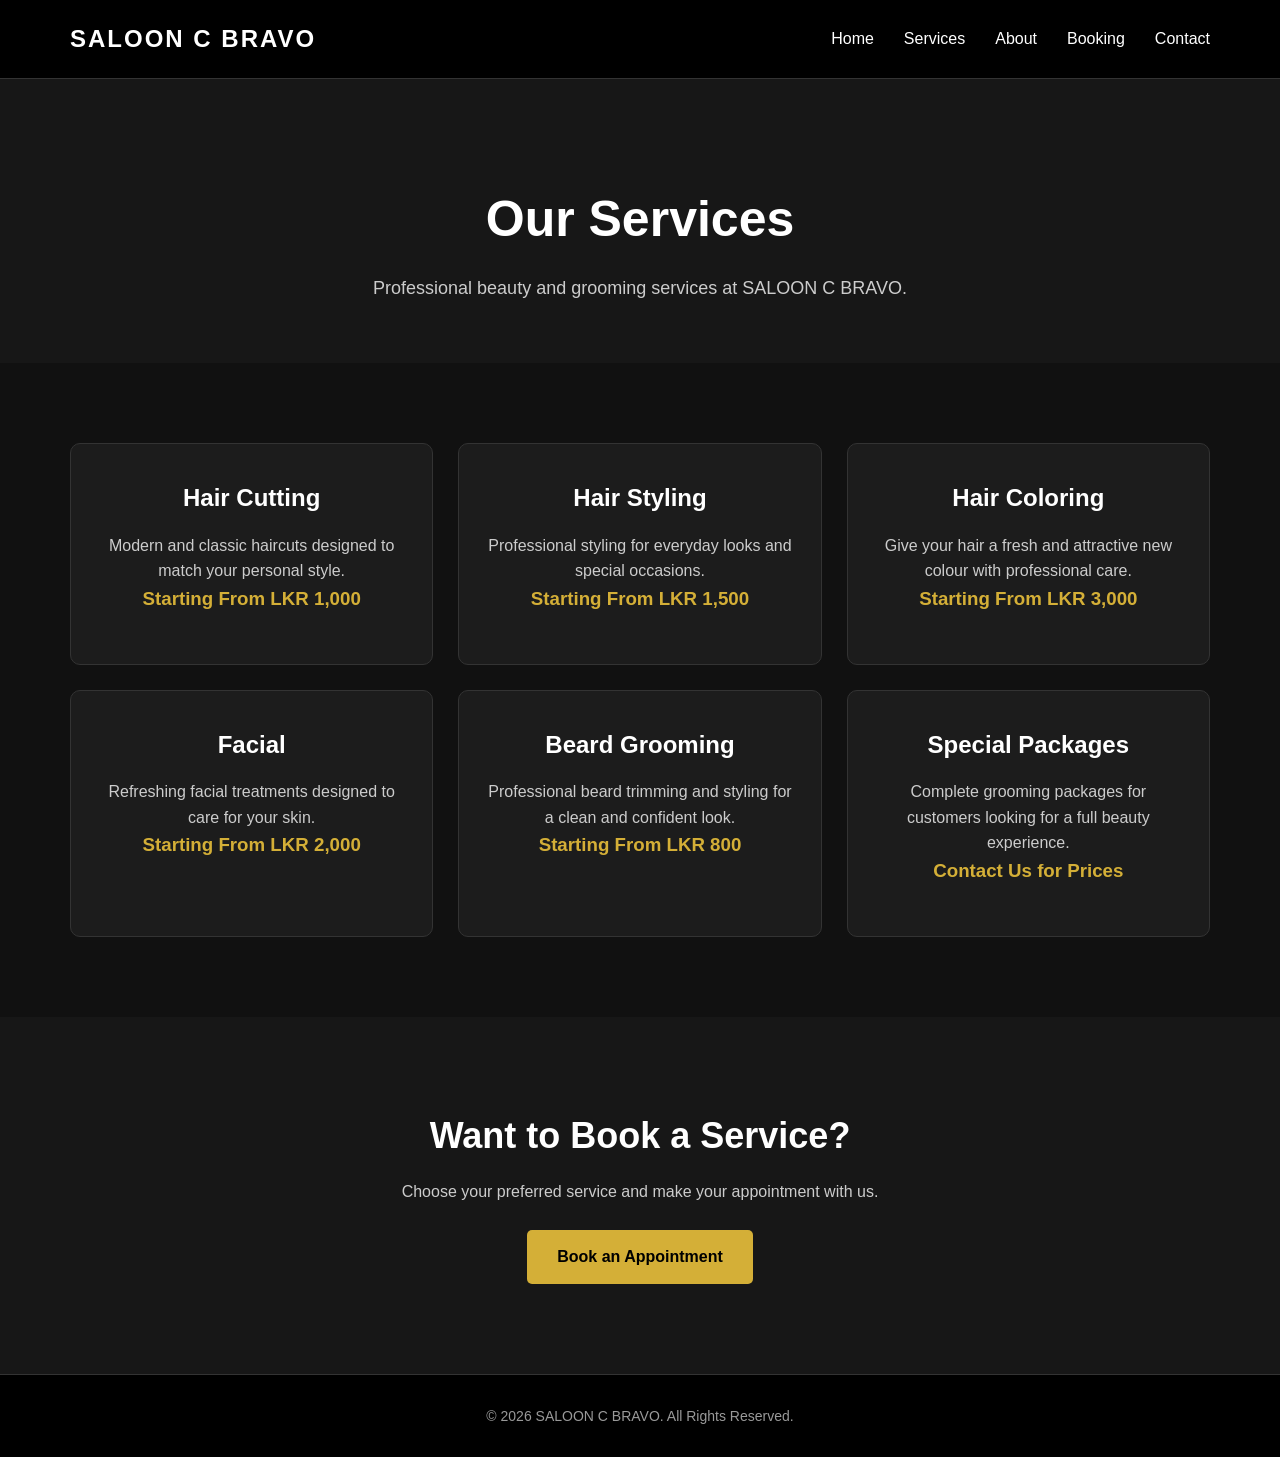
<file: services.html>
<!DOCTYPE html>
<html lang="en">

<head>

    <meta charset="UTF-8">

    <meta
        name="viewport"
        content="width=device-width, initial-scale=1.0"
    >

    <title>Services | SALOON C BRAVO</title>

    <link rel="stylesheet" href="style.css">

</head>


<body>


    <!-- HEADER -->

    <header>

        <nav class="navbar">

            <div class="logo">
                SALOON C BRAVO
            </div>


            <button
                class="menu-toggle"
                id="menuToggle"
                type="button"
            >
                ☰
            </button>


            <ul
                class="nav-links"
                id="navLinks"
            >

                <li>
                    <a href="index.html">
                        Home
                    </a>
                </li>

                <li>
                    <a href="services.html">
                        Services
                    </a>
                </li>

                <li>
                    <a href="about.html">
                        About
                    </a>
                </li>

                <li>
                    <a href="booking.html">
                        Booking
                    </a>
                </li>

                <li>
                    <a href="contact.html">
                        Contact
                    </a>
                </li>

            </ul>

        </nav>

    </header>



    <!-- MAIN -->

    <main>


        <section class="page-header">

            <h1>
                Our Services
            </h1>

            <p>
                Professional beauty and grooming
                services at SALOON C BRAVO.
            </p>

        </section>



        <section class="services-page">

            <div class="service-cards">


                <div class="service-card">

                    <h2>
                        Hair Cutting
                    </h2>

                    <p>
                        Modern and classic haircuts
                        designed to match your
                        personal style.
                    </p>

                    <h3>
                        Starting From LKR 1,000
                    </h3>

                </div>



                <div class="service-card">

                    <h2>
                        Hair Styling
                    </h2>

                    <p>
                        Professional styling for
                        everyday looks and special
                        occasions.
                    </p>

                    <h3>
                        Starting From LKR 1,500
                    </h3>

                </div>



                <div class="service-card">

                    <h2>
                        Hair Coloring
                    </h2>

                    <p>
                        Give your hair a fresh and
                        attractive new colour with
                        professional care.
                    </p>

                    <h3>
                        Starting From LKR 3,000
                    </h3>

                </div>



                <div class="service-card">

                    <h2>
                        Facial
                    </h2>

                    <p>
                        Refreshing facial treatments
                        designed to care for your skin.
                    </p>

                    <h3>
                        Starting From LKR 2,000
                    </h3>

                </div>



                <div class="service-card">

                    <h2>
                        Beard Grooming
                    </h2>

                    <p>
                        Professional beard trimming
                        and styling for a clean and
                        confident look.
                    </p>

                    <h3>
                        Starting From LKR 800
                    </h3>

                </div>



                <div class="service-card">

                    <h2>
                        Special Packages
                    </h2>

                    <p>
                        Complete grooming packages
                        for customers looking for a
                        full beauty experience.
                    </p>

                    <h3>
                        Contact Us for Prices
                    </h3>

                </div>


            </div>

        </section>



        <section class="booking-preview">

            <h2>
                Want to Book a Service?
            </h2>

            <p>
                Choose your preferred service and
                make your appointment with us.
            </p>

            <a
                href="booking.html"
                class="btn"
            >
                Book an Appointment
            </a>

        </section>


    </main>



    <!-- FOOTER -->

    <footer>

        <p>
            © 2026 SALOON C BRAVO.
            All Rights Reserved.
        </p>

    </footer>



    <script src="script.js"></script>

</body>

</html>
</file>
<file: style.css>
/* ========================================
   SALOON C BRAVO
   Responsive Website CSS
======================================== */


/* ========================================
   GENERAL
======================================== */

* {
    margin: 0;
    padding: 0;
    box-sizing: border-box;
}

html {
    scroll-behavior: smooth;
}

body {
    font-family: Arial, Helvetica, sans-serif;
    background: #111111;
    color: #ffffff;
    line-height: 1.6;
    overflow-x: hidden;
}


/* ========================================
   HEADER
======================================== */

header {
    width: 100%;
    background: #000000;
    border-bottom: 1px solid #333333;
}

.navbar {
    max-width: 1200px;
    margin: auto;
    padding: 20px 30px;

    display: flex;
    justify-content: space-between;
    align-items: center;
}

.logo {
    font-size: 24px;
    font-weight: bold;
    letter-spacing: 2px;
}


/* ========================================
   NAVIGATION
======================================== */

.nav-links {
    list-style: none;

    display: flex;
    gap: 30px;
}

.nav-links a {
    color: #ffffff;
    text-decoration: none;

    font-size: 16px;

    transition: 0.3s;
}

.nav-links a:hover {
    color: #d4af37;
}


/* ========================================
   MOBILE MENU BUTTON
======================================== */

.menu-toggle {
    display: none;

    background: transparent;
    color: #ffffff;

    border: none;

    font-size: 30px;

    cursor: pointer;
}


/* ========================================
   HERO
======================================== */

.hero {
    min-height: 80vh;

    display: flex;
    justify-content: center;
    align-items: center;

    text-align: center;

    padding: 60px 20px;

    background:
        linear-gradient(
            rgba(0, 0, 0, 0.7),
            rgba(0, 0, 0, 0.7)
        );
}

.hero-content {
    width: 100%;
    max-width: 800px;
}

.hero h1 {
    font-size: 60px;
    line-height: 1.2;

    margin-bottom: 20px;
}

.hero p {
    font-size: 20px;

    margin-bottom: 15px;
}


/* ========================================
   BUTTON
======================================== */

.btn {
    display: inline-block;

    margin-top: 25px;

    padding: 14px 30px;

    background: #d4af37;
    color: #000000;

    text-decoration: none;

    border: none;
    border-radius: 5px;

    font-size: 16px;
    font-weight: bold;

    cursor: pointer;

    transition: 0.3s;
}

.btn:hover {
    background: #ffffff;

    transform: translateY(-2px);
}


/* ========================================
   INTRO
======================================== */

.intro {
    max-width: 900px;

    margin: auto;

    padding: 90px 20px;

    text-align: center;
}

.intro h2 {
    font-size: 38px;

    margin-bottom: 20px;
}

.intro p {
    color: #cccccc;

    font-size: 18px;
}


/* ========================================
   SERVICES
======================================== */

.services-preview,
.services-page {
    max-width: 1200px;

    margin: auto;

    padding: 80px 30px;

    text-align: center;
}

.services-preview h2,
.services-page > h2 {
    margin-bottom: 40px;

    font-size: 38px;
}

.service-cards {
    display: grid;

    grid-template-columns:
        repeat(3, 1fr);

    gap: 25px;
}

.service-card {
    background: #1c1c1c;

    padding: 35px 25px;

    border: 1px solid #333333;

    border-radius: 10px;

    transition: 0.3s;
}

.service-card:hover {
    transform: translateY(-5px);

    border-color: #d4af37;
}

.service-card h2,
.service-card h3 {
    margin-bottom: 15px;
}

.service-card h3 {
    color: #d4af37;
}

.service-card p {
    color: #cccccc;
}


/* ========================================
   PAGE HEADER
======================================== */

.page-header {
    text-align: center;

    padding: 100px 20px 60px;

    background: #171717;
}

.page-header h1 {
    font-size: 50px;

    margin-bottom: 15px;
}

.page-header p {
    color: #cccccc;

    font-size: 18px;
}


/* ========================================
   ABOUT
======================================== */

.about-page {
    max-width: 1000px;

    margin: auto;

    padding: 80px 30px;
}

.about-content {
    background: #1c1c1c;

    padding: 35px;

    margin-bottom: 25px;

    border-radius: 10px;

    border: 1px solid #333333;
}

.about-content h2 {
    color: #d4af37;

    margin-bottom: 20px;
}

.about-content p {
    color: #cccccc;

    margin-bottom: 15px;
}

.about-list {
    padding-left: 25px;
}

.about-list li {
    margin-bottom: 10px;

    color: #cccccc;
}


/* ========================================
   BOOKING
======================================== */

.booking-page {
    max-width: 800px;

    margin: auto;

    padding: 80px 20px;
}

.booking-container {
    background: #1c1c1c;

    padding: 40px;

    border-radius: 10px;

    border: 1px solid #333333;
}

.booking-container h2 {
    text-align: center;

    margin-bottom: 30px;
}


/* ========================================
   FORMS
======================================== */

.form-group {
    margin-bottom: 20px;
}

.form-group label {
    display: block;

    margin-bottom: 8px;

    font-weight: bold;
}

.form-group input,
.form-group select,
.form-group textarea {
    width: 100%;

    padding: 13px;

    background: #111111;

    color: #ffffff;

    border: 1px solid #444444;

    border-radius: 5px;

    font-size: 16px;

    outline: none;
}

.form-group input:focus,
.form-group select:focus,
.form-group textarea:focus {
    border-color: #d4af37;
}

.form-group textarea {
    resize: vertical;
}


/* ========================================
   CONTACT
======================================== */

.contact-page {
    max-width: 1100px;

    margin: auto;

    padding: 80px 30px;

    display: grid;

    grid-template-columns:
        1fr 1fr;

    gap: 40px;
}

.contact-info,
.contact-form {
    background: #1c1c1c;

    padding: 35px;

    border-radius: 10px;

    border: 1px solid #333333;
}

.contact-info h2,
.contact-form h2 {
    margin-bottom: 25px;
}

.contact-info > p {
    color: #cccccc;

    margin-bottom: 30px;
}

.contact-item {
    margin-bottom: 25px;
}

.contact-item h3 {
    color: #d4af37;

    margin-bottom: 5px;
}

.contact-item p {
    color: #cccccc;
}


/* ========================================
   BOOKING PREVIEW
======================================== */

.booking-preview {
    padding: 90px 20px;

    text-align: center;

    background: #171717;
}

.booking-preview h2 {
    font-size: 36px;

    margin-bottom: 15px;
}

.booking-preview p {
    color: #cccccc;
}


/* ========================================
   FOOTER
======================================== */

footer {
    background: #000000;

    text-align: center;

    padding: 30px 20px;

    border-top: 1px solid #333333;
}

footer p {
    color: #999999;

    font-size: 14px;
}


/* ========================================
   TABLET
======================================== */

@media (max-width: 900px) {

    .navbar {
        padding: 20px;
    }

    .nav-links {
        gap: 18px;
    }

    .hero h1 {
        font-size: 50px;
    }

    .service-cards {
        grid-template-columns: repeat(2, 1fr);
    }

    .contact-page {
        grid-template-columns: 1fr;
    }
}


/* ========================================
   MOBILE
======================================== */

@media (max-width: 600px) {

    /* Header */

    .navbar {
        position: relative;

        padding: 18px 15px;

        flex-direction: row;

        justify-content: space-between;
    }


    /* Logo */

    .logo {
        font-size: 19px;

        letter-spacing: 1px;
    }


    /* Hamburger */

    .menu-toggle {
        display: block;
    }


    /* Mobile Navigation */

    .nav-links {
        display: none;

        position: absolute;

        top: 100%;

        left: 0;

        width: 100%;

        background: #000000;

        padding: 15px;

        flex-direction: column;

        gap: 8px;

        z-index: 1000;

        border-top: 1px solid #333333;
    }


    /* When menu is open */

    .nav-links.active {
        display: flex;
    }


    .nav-links li {
        width: 100%;
    }


    .nav-links a {
        display: block;

        width: 100%;

        padding: 12px;

        background: #171717;

        border-radius: 5px;

        text-align: center;
    }


    /* Hero */

    .hero {
        min-height: 70vh;

        padding: 50px 15px;
    }

    .hero h1 {
        font-size: 36px;
    }

    .hero p {
        font-size: 16px;
    }


    /* Buttons */

    .btn {
        width: 100%;

        max-width: 300px;

        text-align: center;

        padding: 13px 20px;
    }


    /* Intro */

    .intro {
        padding: 60px 20px;
    }

    .intro h2 {
        font-size: 30px;
    }

    .intro p {
        font-size: 16px;
    }


    /* Services */

    .services-preview,
    .services-page {
        padding: 60px 15px;
    }

    .services-preview h2,
    .services-page > h2 {
        font-size: 30px;

        margin-bottom: 30px;
    }

    .service-cards {
        grid-template-columns: 1fr;

        gap: 18px;
    }

    .service-card {
        padding: 28px 20px;
    }


    /* Page Header */

    .page-header {
        padding: 70px 15px 45px;
    }

    .page-header h1 {
        font-size: 34px;
    }

    .page-header p {
        font-size: 16px;
    }


    /* About */

    .about-page {
        padding: 50px 15px;
    }

    .about-content {
        padding: 25px 20px;
    }


    /* Booking */

    .booking-page {
        padding: 50px 15px;
    }

    .booking-container {
        padding: 25px 18px;
    }


    /* Contact */

    .contact-page {
        padding: 50px 15px;

        gap: 20px;
    }

    .contact-info,
    .contact-form {
        padding: 25px 18px;
    }


    /* Booking Preview */

    .booking-preview {
        padding: 60px 20px;
    }

    .booking-preview h2 {
        font-size: 28px;
    }


    /* Footer */

    footer {
        padding: 25px 15px;
    }

    footer p {
        font-size: 13px;
    }

}
</file>
